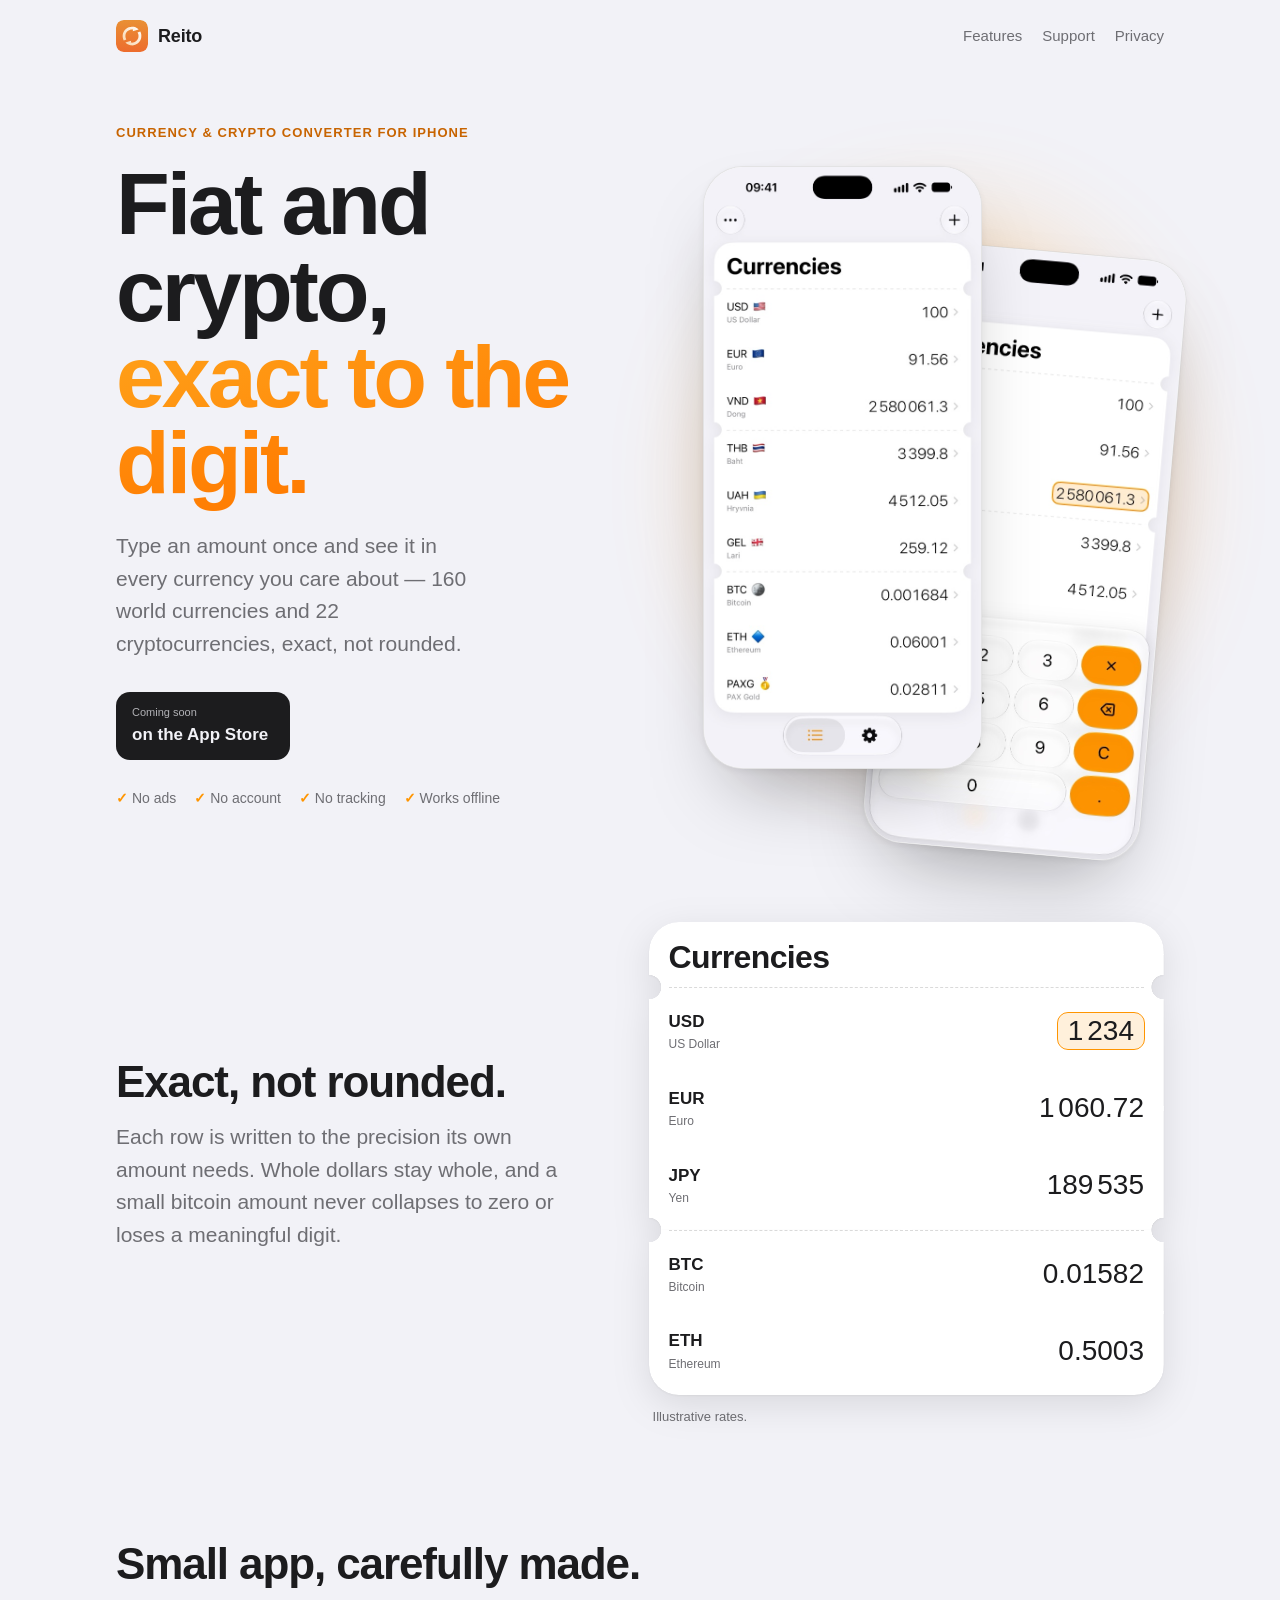
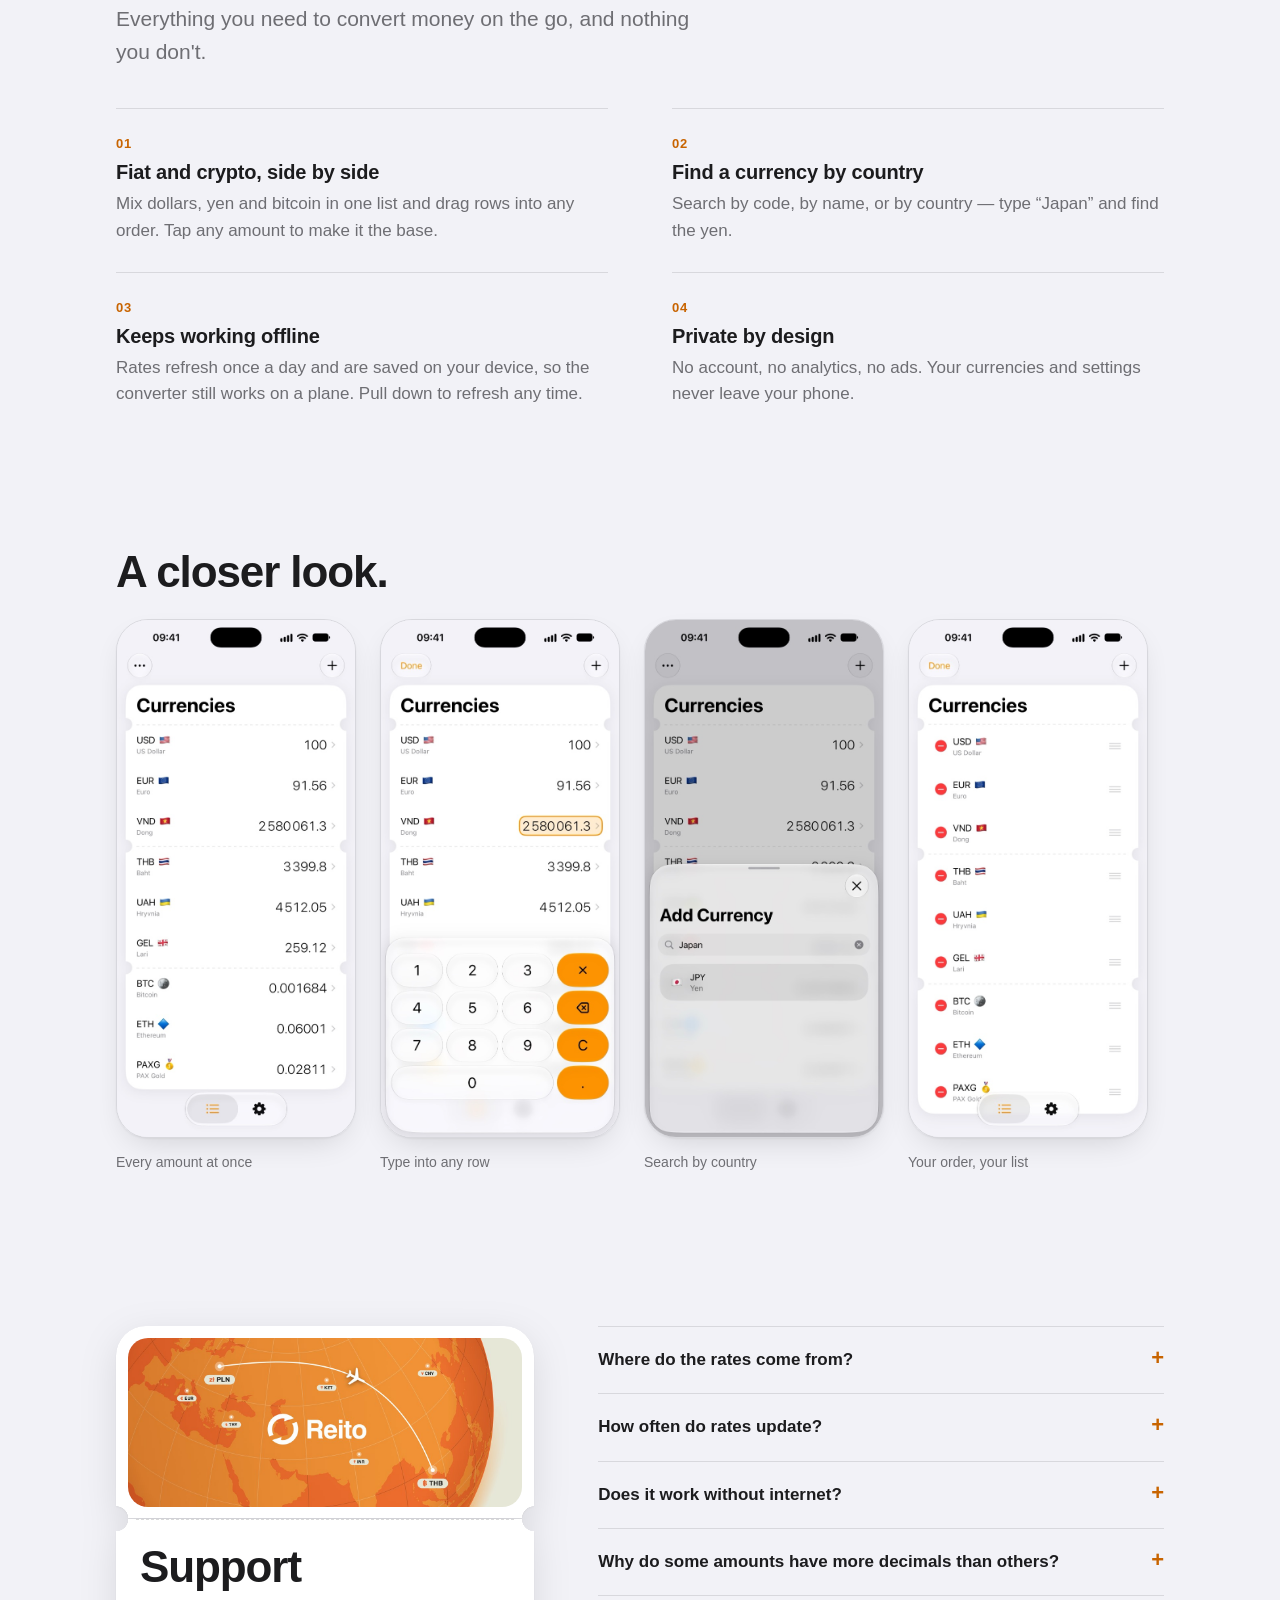
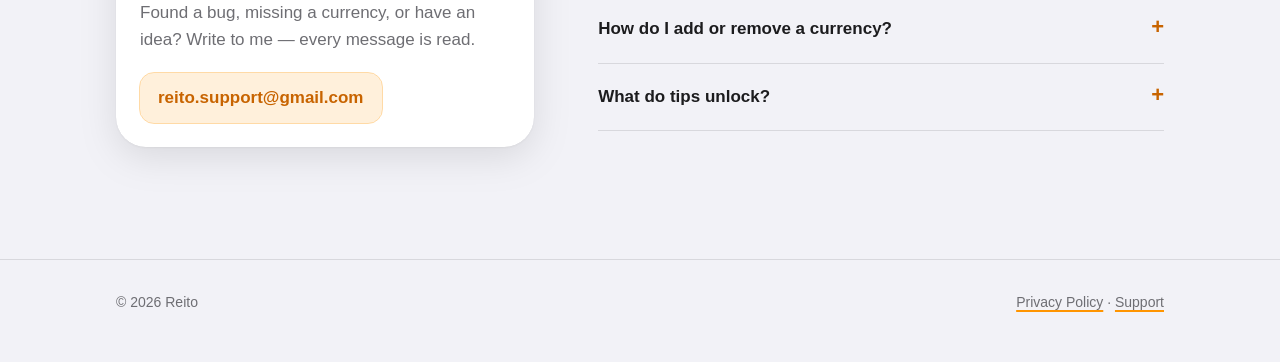
<file: index.html>
<!DOCTYPE html>
<html lang="en">
<head>
<meta charset="utf-8">
<meta name="viewport" content="width=device-width, initial-scale=1">
<meta http-equiv="Content-Security-Policy" content="default-src 'none'; img-src 'self'; style-src 'self'; base-uri 'none'; form-action 'none'">
<meta name="referrer" content="strict-origin-when-cross-origin">
<title>Reito — Currency Converter</title>
<meta name="description" content="Reito converts between 160 world currencies and 22 cryptocurrencies in one list, each amount exact to the digit it needs. Works offline, no ads, no tracking.">
<meta name="theme-color" content="#f2f2f7" media="(prefers-color-scheme: light)">
<meta name="theme-color" content="#000000" media="(prefers-color-scheme: dark)">
<link rel="icon" href="assets/icon.svg" type="image/svg+xml">
<link rel="apple-touch-icon" href="assets/icon.svg">
<link rel="stylesheet" href="assets/site.css">
</head>
<body>

<header class="site-header">
  <div class="wrap">
    <a class="brand" href="./" aria-label="Reito home">
      <img src="assets/icon.svg" alt="" width="32" height="32">
      Reito
    </a>
    <nav aria-label="Main navigation">
      <a href="#features">Features</a>
      <a href="#support">Support</a>
      <a href="privacy.html">Privacy</a>
    </nav>
  </div>
</header>

<main>
  <section class="wrap hero" aria-labelledby="hero-heading">
    <div>
      <p class="eyebrow">Currency &amp; crypto converter for iPhone</p>
      <h1 id="hero-heading">Fiat and crypto,<br><span>exact to the digit.</span></h1>
      <p class="lead">Type an amount once and see it in every currency you care about — 160 world currencies and 22 cryptocurrencies, exact, not rounded.</p>
      <span class="store-badge" role="note">
        <span>
          <small>Coming soon</small>
          on the App Store
        </span>
      </span>
      <ul class="trust" aria-label="Privacy at a glance">
        <li>No ads</li>
        <li>No account</li>
        <li>No tracking</li>
        <li>Works offline</li>
      </ul>
    </div>
    <div class="phones">
      <img class="phone phone--back" src="assets/02-keypad.jpg" width="589" height="1280" alt="Reito with the keypad open, editing the Vietnamese dong row" loading="eager">
      <img class="phone phone--front" src="assets/01-list.jpg" width="589" height="1280" alt="Reito's currency list: US dollar, euro, dong, baht, hryvnia, lari, bitcoin, ether and PAX gold, all converted from 100 dollars" loading="eager" fetchpriority="high">
    </div>
  </section>

  <section class="wrap section precision" aria-labelledby="precision-heading">
    <div>
      <h2 id="precision-heading">Exact, not rounded.</h2>
      <p class="intro">Each row is written to the precision its own amount needs. Whole dollars stay whole, and a small bitcoin amount never collapses to zero or loses a meaningful digit.</p>
    </div>
    <div>
      <div class="ticket ledger" role="group" aria-label="Example: 1234 US dollars converted">
        <p class="ticket-part ticket-title" aria-hidden="true">Currencies</p>
        <ul class="ticket-part">
          <li class="is-base"><span><span class="code">USD</span><span class="name">US Dollar</span></span><span class="amount">1&#8239;234</span></li>
          <li><span><span class="code">EUR</span><span class="name">Euro</span></span><span class="amount">1&#8239;060.72</span></li>
          <li><span><span class="code">JPY</span><span class="name">Yen</span></span><span class="amount">189&#8239;535</span></li>
        </ul>
        <ul class="ticket-part">
          <li><span><span class="code">BTC</span><span class="name">Bitcoin</span></span><span class="amount">0.01582</span></li>
          <li><span><span class="code">ETH</span><span class="name">Ethereum</span></span><span class="amount">0.5003</span></li>
        </ul>
      </div>
      <p class="ledger-note">Illustrative rates.</p>
    </div>
  </section>

  <section class="wrap section" id="features" aria-labelledby="features-heading">
    <h2 id="features-heading">Small app, carefully made.</h2>
    <p class="intro">Everything you need to convert money on the go, and nothing you don't.</p>
    <ul class="features">
      <li>
        <h3>Fiat and crypto, side by side</h3>
        <p>Mix dollars, yen and bitcoin in one list and drag rows into any order. Tap any amount to make it the base.</p>
      </li>
      <li>
        <h3>Find a currency by country</h3>
        <p>Search by code, by name, or by country — type “Japan” and find the yen.</p>
      </li>
      <li>
        <h3>Keeps working offline</h3>
        <p>Rates refresh once a day and are saved on your device, so the converter still works on a plane. Pull down to refresh any time.</p>
      </li>
      <li>
        <h3>Private by design</h3>
        <p>No account, no analytics, no ads. Your currencies and settings never leave your phone.</p>
      </li>
    </ul>
  </section>

  <section class="wrap section" aria-labelledby="gallery-heading">
    <h2 id="gallery-heading">A closer look.</h2>
    <div class="gallery" role="list">
      <figure role="listitem">
        <img src="assets/01-list.jpg" width="589" height="1280" alt="Currency list converted from 100 US dollars" loading="lazy">
        <figcaption>Every amount at once</figcaption>
      </figure>
      <figure role="listitem">
        <img src="assets/02-keypad.jpg" width="589" height="1280" alt="Keypad open over the list" loading="lazy">
        <figcaption>Type into any row</figcaption>
      </figure>
      <figure role="listitem">
        <img src="assets/03-search-country.jpg" width="589" height="1280" alt="Searching currencies by country name" loading="lazy">
        <figcaption>Search by country</figcaption>
      </figure>
      <figure role="listitem">
        <img src="assets/05-reorder.jpg" width="589" height="1280" alt="Reordering currencies by dragging" loading="lazy">
        <figcaption>Your order, your list</figcaption>
      </figure>
    </div>
  </section>

  <section class="wrap section support" id="support" aria-labelledby="support-heading">
    <aside class="ticket contact-ticket" aria-labelledby="support-heading">
      <div class="ticket-part ticket-banner">
        <img src="assets/banner.jpg" width="1200" height="514" alt="" loading="lazy">
      </div>
      <div class="ticket-part">
        <h2 id="support-heading">Support</h2>
        <p>Found a bug, missing a currency, or have an idea? Write to me — every message is read.</p>
        <a class="mail" href="mailto:reito.support@gmail.com">reito.support@gmail.com</a>
      </div>
    </aside>
    <div class="faq">
      <details>
        <summary>Where do the rates come from?</summary>
        <p>Fiat rates come from <a href="https://www.exchangerate-api.com">ExchangeRate-API</a>. Cryptocurrency rates are <a href="https://www.coingecko.com/en/api">Powered by CoinGecko</a>. Rates are for information only and shouldn’t be used for financial decisions.</p>
      </details>
      <details>
        <summary>How often do rates update?</summary>
        <p>Automatically once a day when you open the app. Pull down on the list, or tap “Rates Updated” in Settings, to refresh right away.</p>
      </details>
      <details>
        <summary>Does it work without internet?</summary>
        <p>Yes. The last downloaded rates are saved on your device and used until the next successful refresh.</p>
      </details>
      <details>
        <summary>Why do some amounts have more decimals than others?</summary>
        <p>Reito shows each amount with as many digits as it needs to stay accurate, so a tiny crypto amount isn’t rounded down to zero while dollars stay as dollars.</p>
      </details>
      <details>
        <summary>How do I add or remove a currency?</summary>
        <p>Tap + on the main screen and choose Currencies or Tokens. To reorder or remove, tap ··· and choose Reorder.</p>
      </details>
      <details>
        <summary>What do tips unlock?</summary>
        <p>Nothing — every feature is free. Tips in the About screen are an optional way to support development. They’re processed by Apple, and there’s nothing to restore.</p>
      </details>
    </div>
  </section>
</main>

<footer class="site-footer">
  <div class="wrap">
    <span>© 2026 Reito</span>
    <span><a href="privacy.html">Privacy Policy</a> · <a href="#support">Support</a></span>
  </div>
</footer>

</body>
</html>
</file>
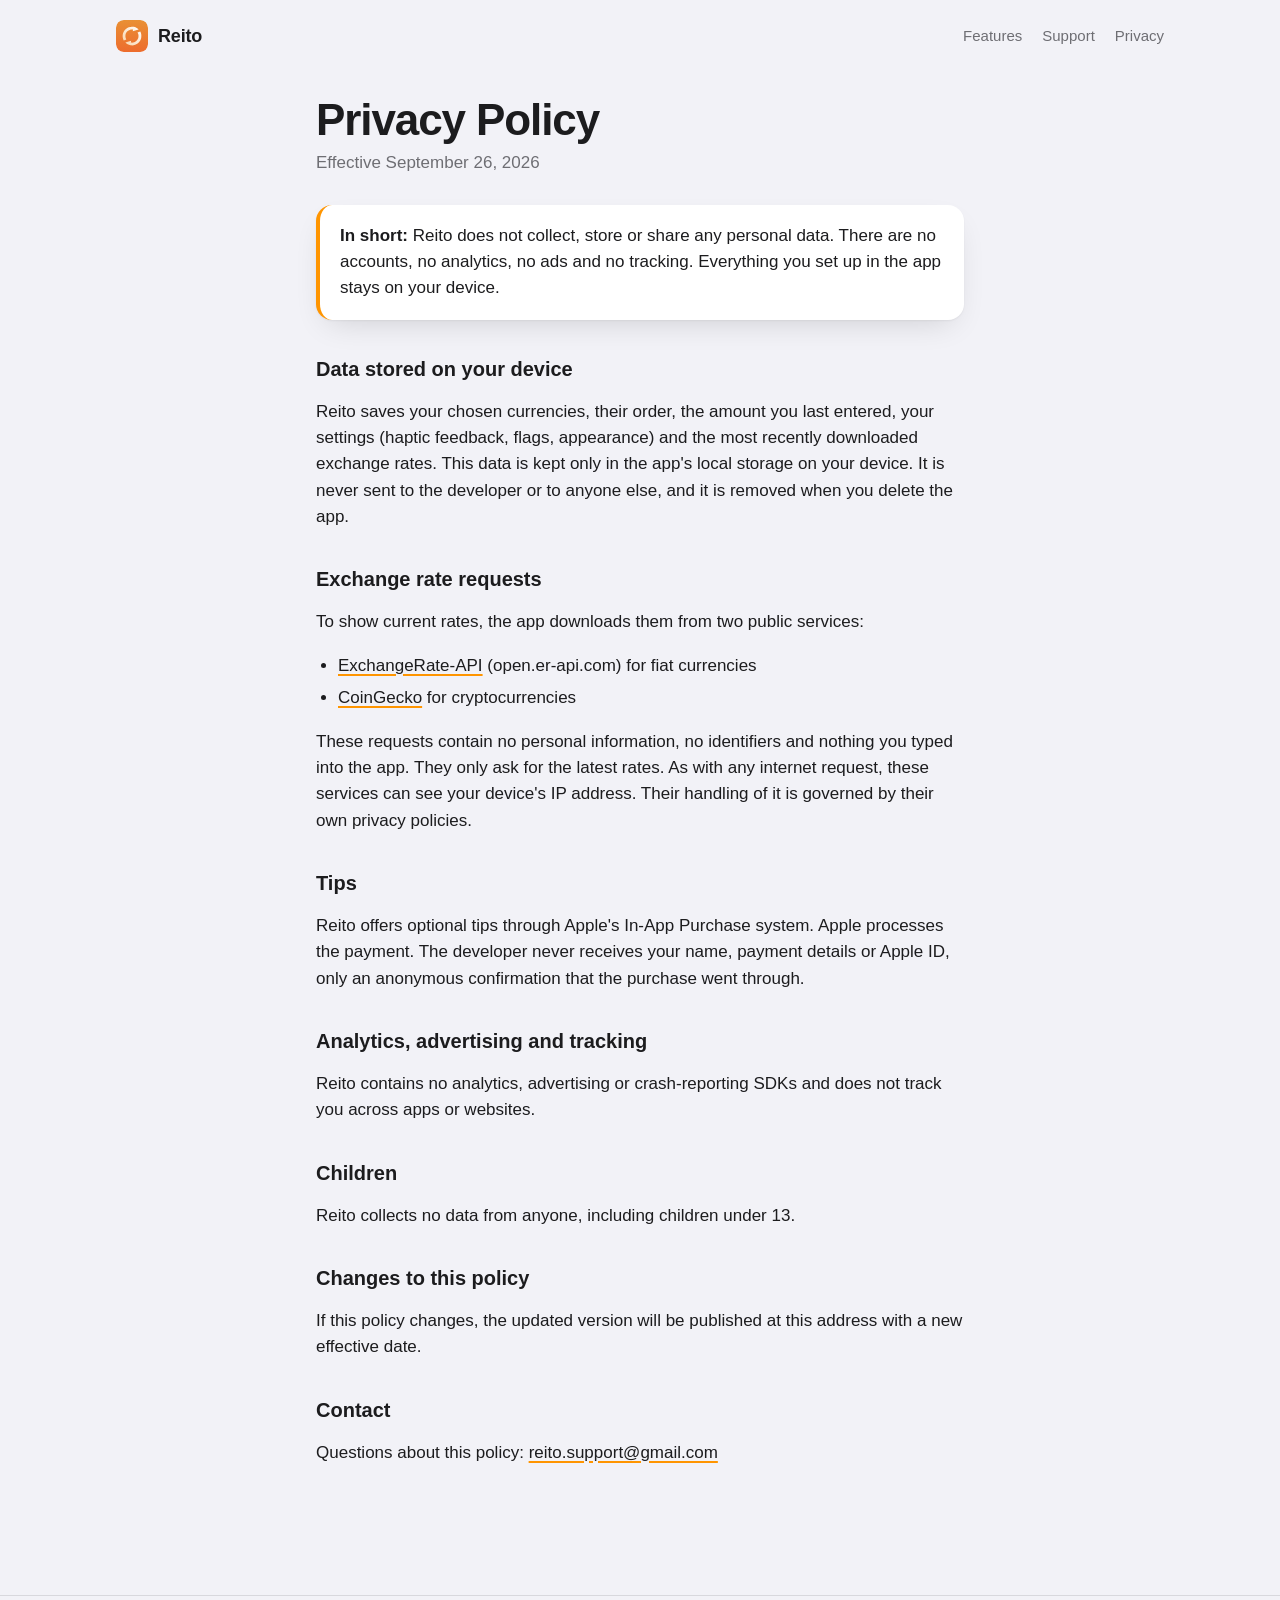
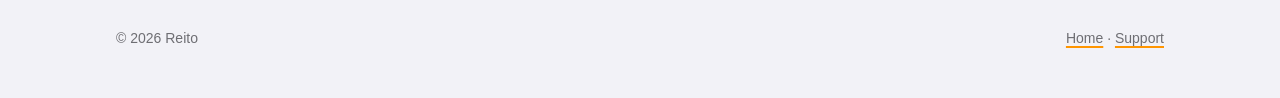
<file: privacy.html>
<!DOCTYPE html>
<html lang="en">
<head>
<meta charset="utf-8">
<meta name="viewport" content="width=device-width, initial-scale=1">
<meta http-equiv="Content-Security-Policy" content="default-src 'none'; img-src 'self'; style-src 'self'; base-uri 'none'; form-action 'none'">
<meta name="referrer" content="strict-origin-when-cross-origin">
<title>Reito Privacy Policy</title>
<meta name="description" content="Reito does not collect, store or share any personal data.">
<meta name="theme-color" content="#f2f2f7" media="(prefers-color-scheme: light)">
<meta name="theme-color" content="#000000" media="(prefers-color-scheme: dark)">
<link rel="icon" href="assets/icon.svg" type="image/svg+xml">
<link rel="stylesheet" href="assets/site.css">
</head>
<body>

<header class="site-header">
  <div class="wrap">
    <a class="brand" href="./" aria-label="Reito home">
      <img src="assets/icon.svg" alt="" width="32" height="32">
      Reito
    </a>
    <nav aria-label="Main navigation">
      <a href="./#features">Features</a>
      <a href="./#support">Support</a>
      <a href="privacy.html" aria-current="page">Privacy</a>
    </nav>
  </div>
</header>

<main class="wrap policy">
  <h1>Privacy Policy</h1>
  <p class="updated">Effective September 26, 2026</p>

  <p class="summary"><strong>In short:</strong> Reito does not collect, store or share any personal data. There are no accounts, no analytics, no ads and no tracking. Everything you set up in the app stays on your device.</p>

  <h2>Data stored on your device</h2>
  <p>Reito saves your chosen currencies, their order, the amount you last entered, your settings (haptic feedback, flags, appearance) and the most recently downloaded exchange rates. This data is kept only in the app's local storage on your device. It is never sent to the developer or to anyone else, and it is removed when you delete the app.</p>

  <h2>Exchange rate requests</h2>
  <p>To show current rates, the app downloads them from two public services:</p>
  <ul>
    <li><a href="https://www.exchangerate-api.com">ExchangeRate-API</a> (open.er-api.com) for fiat currencies</li>
    <li><a href="https://www.coingecko.com/en/api">CoinGecko</a> for cryptocurrencies</li>
  </ul>
  <p>These requests contain no personal information, no identifiers and nothing you typed into the app. They only ask for the latest rates. As with any internet request, these services can see your device's IP address. Their handling of it is governed by their own privacy policies.</p>

  <h2>Tips</h2>
  <p>Reito offers optional tips through Apple's In-App Purchase system. Apple processes the payment. The developer never receives your name, payment details or Apple ID, only an anonymous confirmation that the purchase went through.</p>

  <h2>Analytics, advertising and tracking</h2>
  <p>Reito contains no analytics, advertising or crash-reporting SDKs and does not track you across apps or websites.</p>

  <h2>Children</h2>
  <p>Reito collects no data from anyone, including children under 13.</p>

  <h2>Changes to this policy</h2>
  <p>If this policy changes, the updated version will be published at this address with a new effective date.</p>

  <h2>Contact</h2>
  <p>Questions about this policy: <a href="mailto:reito.support@gmail.com">reito.support@gmail.com</a></p>
</main>

<footer class="site-footer">
  <div class="wrap">
    <span>© 2026 Reito</span>
    <span><a href="./">Home</a> · <a href="./#support">Support</a></span>
  </div>
</footer>

</body>
</html>
</file>
<file: assets/site.css>
:root {
  /* The app's own palette: iOS grouped greys and its accent orange (#FF9500), no warm tint —
     the earlier cream page and brown-orange ink read as chocolate. */
  --color-bg: #f2f2f7;
  --color-surface: #ffffff;
  --color-surface-sunk: #e9e9ee;
  --color-text: #1c1c1e;
  --color-muted: #6e6e73;
  --color-line: rgba(60, 60, 67, 0.14);
  --color-accent: #ff9500;
  /* The accent darkened only as far as small text on white needs. */
  --color-accent-ink: #c86400;
  --color-accent-soft: rgba(255, 149, 0, 0.14);
  --color-ticket: #ffffff;
  --color-perforation: rgba(28, 28, 30, 0.16);
  --gradient-brand: linear-gradient(160deg, #ffa21a 0%, #ff7a00 100%);

  --font-sans: -apple-system, BlinkMacSystemFont, "SF Pro Text", "Helvetica Neue", Arial, sans-serif;
  --font-display: -apple-system, BlinkMacSystemFont, "SF Pro Display", "Helvetica Neue", Arial, sans-serif;

  --text-base: clamp(1rem, 0.96rem + 0.2vw, 1.0625rem);
  --text-lead: clamp(1.125rem, 1rem + 0.5vw, 1.3125rem);
  --text-h2: clamp(1.75rem, 1.3rem + 2vw, 2.75rem);
  --text-hero: clamp(2.75rem, 1.6rem + 5.2vw, 5.5rem);

  --space-gutter: 16px;
  --space-section: clamp(4rem, 3rem + 5vw, 8rem);
  --radius-card: 22px;
  --radius-ticket: 30px;
  --ticket-notch: 12px;
  --radius-phone: 40px;
  --shadow-card: 0 1px 2px rgba(0, 0, 0, 0.05), 0 12px 32px -12px rgba(0, 0, 0, 0.16);
  --shadow-phone: 0 2px 6px rgba(0, 0, 0, 0.06), 0 40px 80px -30px rgba(0, 0, 0, 0.35);

  --duration-fast: 150ms;
  --ease-out-expo: cubic-bezier(0.16, 1, 0.3, 1);
  color-scheme: light dark;
}

@media (prefers-color-scheme: dark) {
  :root {
    --color-bg: #000000;
    --color-surface: #1c1c1e;
    --color-surface-sunk: #2c2c2e;
    --color-text: #f5f5f7;
    --color-muted: #98989d;
    --color-line: rgba(84, 84, 88, 0.5);
    --color-accent: #ff9f0a;
    --color-accent-ink: #ffb340;
    --color-accent-soft: rgba(255, 159, 10, 0.16);
    /* A lifted grey, as in the app: a near-black ticket vanished against the dark page. */
    --color-ticket: #3d3d3d;
    --color-perforation: rgba(255, 255, 255, 0.18);
    --shadow-card: 0 1px 2px rgba(0, 0, 0, 0.4), 0 12px 32px -12px rgba(0, 0, 0, 0.6);
    --shadow-phone: 0 2px 6px rgba(0, 0, 0, 0.4), 0 40px 80px -30px rgba(0, 0, 0, 0.8);
  }
}

*, *::before, *::after { box-sizing: border-box; }

html { -webkit-text-size-adjust: 100%; }

body {
  margin: 0;
  background: var(--color-bg);
  color: var(--color-text);
  font: var(--text-base)/1.55 var(--font-sans);
  -webkit-font-smoothing: antialiased;
  overflow-x: hidden;
}

img { display: block; max-width: 100%; height: auto; }

/* Links keep the text colour, marked by an orange underline: an orange light enough not to
   look brown is too light for body-size text on white. */
a {
  color: inherit;
  text-decoration-color: var(--color-accent);
  text-decoration-thickness: 1.5px;
  text-underline-offset: 3px;
}
a:hover { text-decoration-thickness: 2.5px; }
a:focus-visible, summary:focus-visible {
  outline: 3px solid var(--color-accent);
  outline-offset: 3px;
  border-radius: 6px;
}

.wrap {
  max-width: 1080px;
  margin: 0 auto;
  padding: 0 var(--space-gutter);
}

/* Header */

.site-header .wrap {
  display: flex;
  align-items: center;
  justify-content: space-between;
  padding-top: 20px;
  padding-bottom: 20px;
}
.brand {
  display: inline-flex;
  align-items: center;
  gap: 10px;
  color: inherit;
  text-decoration: none;
  font: 600 1.125rem/1 var(--font-display);
  letter-spacing: -0.01em;
}
.brand img { width: 32px; height: 32px; border-radius: 8px; }
.site-header nav { display: flex; gap: 20px; font-size: 0.9375rem; }
.site-header nav a { color: var(--color-muted); text-decoration: none; }
.site-header nav a:hover { color: var(--color-text); }

/* Hero */

.hero {
  display: grid;
  grid-template-columns: minmax(0, 1.05fr) minmax(0, 1fr);
  gap: clamp(2rem, 5vw, 5rem);
  align-items: center;
  padding-top: clamp(2rem, 4vw, 4rem);
  padding-bottom: var(--space-section);
}
.eyebrow {
  margin: 0 0 18px;
  font-size: 0.8125rem;
  font-weight: 600;
  letter-spacing: 0.08em;
  text-transform: uppercase;
  color: var(--color-accent-ink);
}
.hero h1 {
  margin: 0;
  font: 700 var(--text-hero)/0.98 var(--font-display);
  letter-spacing: -0.035em;
}
.hero h1 span {
  background: var(--gradient-brand);
  -webkit-background-clip: text;
  background-clip: text;
  color: transparent;
}
.hero .lead {
  max-width: 30ch;
  margin: 24px 0 32px;
  font-size: var(--text-lead);
  color: var(--color-muted);
}
.store-badge {
  display: inline-flex;
  align-items: center;
  gap: 12px;
  padding: 12px 22px 12px 16px;
  border-radius: 14px;
  background: var(--color-text);
  color: var(--color-bg);
  text-decoration: none;
  font-weight: 600;
  transition: transform var(--duration-fast) var(--ease-out-expo);
}
a.store-badge:hover { transform: translateY(-2px); }
a.store-badge:active { transform: translateY(0) scale(0.98); }
.store-badge svg { width: 22px; height: 22px; flex: none; }
.store-badge small { display: block; font-size: 0.6875rem; font-weight: 500; opacity: 0.7; }
.trust {
  display: flex;
  flex-wrap: wrap;
  gap: 8px 18px;
  margin: 28px 0 0;
  padding: 0;
  list-style: none;
  font-size: 0.875rem;
  color: var(--color-muted);
}
.trust li::before { content: "✓ "; color: var(--color-accent); font-weight: 700; }

.phones {
  position: relative;
  aspect-ratio: 1 / 1.25;
  isolation: isolate;
}
.phones::before {
  content: "";
  position: absolute;
  inset: 12% 4% 6% 10%;
  z-index: -1;
  border-radius: 50%;
  background: var(--gradient-brand);
  filter: blur(60px);
  opacity: 0.35;
}
.phone {
  position: absolute;
  width: 58%;
  border-radius: var(--radius-phone);
  border: 1px solid var(--color-line);
  box-shadow: var(--shadow-phone);
  overflow: hidden;
  background: #fff;
}
.phone--front { left: 4%; top: 0; z-index: 2; }
.phone--back { right: 0; top: 14%; transform: rotate(5deg); }

/* Sections */

.section { padding-bottom: var(--space-section); }
.section h2 {
  margin: 0 0 16px;
  font: 700 var(--text-h2)/1.08 var(--font-display);
  letter-spacing: -0.025em;
}
.section .intro {
  max-width: 52ch;
  margin: 0 0 40px;
  font-size: var(--text-lead);
  color: var(--color-muted);
}

/* Ticket: sections joined by perforations, a notch cut out of both edges at each one — the
   same shape the app draws its currency list and About sheet with. The notches are real holes
   (a mask), so the page shows through; the shadow sits on the whole ticket so it follows them. */

.ticket {
  filter: drop-shadow(0 1px 1px rgba(0, 0, 0, 0.05)) drop-shadow(0 10px 18px rgba(0, 0, 0, 0.10));
}
@media (prefers-color-scheme: dark) {
  .ticket { filter: drop-shadow(0 10px 18px rgba(0, 0, 0, 0.5)); }
}
.ticket-part {
  --notch-top: 0px;
  --notch-bottom: 0px;
  position: relative;
  margin: 0;
  padding: 6px 0;
  list-style: none;
  background: var(--color-ticket);
  -webkit-mask:
    radial-gradient(circle at 0 0, #0000 var(--notch-top), #000 calc(var(--notch-top) + 0.5px)) 0 0 / 51% 51% no-repeat,
    radial-gradient(circle at 100% 0, #0000 var(--notch-top), #000 calc(var(--notch-top) + 0.5px)) 100% 0 / 51% 51% no-repeat,
    radial-gradient(circle at 0 100%, #0000 var(--notch-bottom), #000 calc(var(--notch-bottom) + 0.5px)) 0 100% / 51% 51% no-repeat,
    radial-gradient(circle at 100% 100%, #0000 var(--notch-bottom), #000 calc(var(--notch-bottom) + 0.5px)) 100% 100% / 51% 51% no-repeat;
  mask:
    radial-gradient(circle at 0 0, #0000 var(--notch-top), #000 calc(var(--notch-top) + 0.5px)) 0 0 / 51% 51% no-repeat,
    radial-gradient(circle at 100% 0, #0000 var(--notch-top), #000 calc(var(--notch-top) + 0.5px)) 100% 0 / 51% 51% no-repeat,
    radial-gradient(circle at 0 100%, #0000 var(--notch-bottom), #000 calc(var(--notch-bottom) + 0.5px)) 0 100% / 51% 51% no-repeat,
    radial-gradient(circle at 100% 100%, #0000 var(--notch-bottom), #000 calc(var(--notch-bottom) + 0.5px)) 100% 100% / 51% 51% no-repeat;
}
.ticket-part:first-child { border-top-left-radius: var(--radius-ticket); border-top-right-radius: var(--radius-ticket); }
.ticket-part:last-child { border-bottom-left-radius: var(--radius-ticket); border-bottom-right-radius: var(--radius-ticket); }
.ticket-part:not(:last-child) { --notch-bottom: var(--ticket-notch); }
.ticket-part + .ticket-part { --notch-top: var(--ticket-notch); }
.ticket-part + .ticket-part::before {
  content: "";
  position: absolute;
  top: 0;
  left: 20px;
  right: 20px;
  border-top: 1.5px dashed var(--color-perforation);
}
.ticket-title {
  padding: 18px 20px 12px;
  font: 700 clamp(1.625rem, 1.3rem + 1vw, 2rem)/1.1 var(--font-display);
  letter-spacing: -0.02em;
}

/* Precision ledger */

.precision {
  display: grid;
  grid-template-columns: minmax(0, 1fr) minmax(0, 1.1fr);
  gap: clamp(2rem, 5vw, 5rem);
  align-items: center;
}
.ledger li {
  display: flex;
  align-items: center;
  justify-content: space-between;
  gap: 16px;
  padding: 16px 20px;
}
.ledger .code { font-weight: 600; font-size: 1.0625rem; }
.ledger .name { display: block; font-size: 0.75rem; color: var(--color-muted); }
.ledger .amount {
  font: 300 clamp(1.375rem, 1.1rem + 1vw, 1.75rem)/1 var(--font-display);
  font-variant-numeric: tabular-nums;
  white-space: nowrap;
}
.ledger .is-base .amount {
  padding: 4px 10px;
  border-radius: 10px;
  background: var(--color-accent-soft);
  outline: 1.5px solid var(--color-accent);
}
.ledger-note { margin: 12px 4px 0; font-size: 0.8125rem; color: var(--color-muted); }

/* Feature list: editorial numbered rows rather than a card grid */

.features {
  display: grid;
  grid-template-columns: repeat(2, minmax(0, 1fr));
  gap: 0 clamp(2rem, 5vw, 4rem);
  margin: 0;
  padding: 0;
  list-style: none;
  counter-reset: feature;
}
.features li {
  counter-increment: feature;
  padding: 28px 0;
  border-top: 1px solid var(--color-line);
}
.features li::before {
  content: counter(feature, decimal-leading-zero);
  display: block;
  margin-bottom: 10px;
  font: 600 0.8125rem/1 var(--font-display);
  color: var(--color-accent-ink);
  letter-spacing: 0.06em;
}
.features h3 { margin: 0 0 6px; font: 600 1.25rem/1.25 var(--font-display); letter-spacing: -0.01em; }
.features p { margin: 0; color: var(--color-muted); }

/* Screenshot strip */

.gallery {
  display: flex;
  gap: 24px;
  margin: 0 calc(var(--space-gutter) * -1);
  padding: 8px var(--space-gutter) 40px;
  overflow-x: auto;
  scroll-snap-type: x mandatory;
  scroll-padding-inline: var(--space-gutter);
  scrollbar-width: none;
}
.gallery::-webkit-scrollbar { display: none; }
.gallery figure { flex: 0 0 auto; width: min(240px, 62vw); margin: 0; scroll-snap-align: start; }
.gallery img {
  border-radius: 32px;
  border: 1px solid var(--color-line);
  box-shadow: var(--shadow-card);
}
.gallery figcaption { margin-top: 14px; font-size: 0.875rem; color: var(--color-muted); }

/* Support */

.support {
  display: grid;
  grid-template-columns: minmax(0, 0.85fr) minmax(0, 1.15fr);
  gap: clamp(2rem, 5vw, 5rem);
  align-items: start;
}
.contact-ticket {
  position: sticky;
  top: 24px;
}
.contact-ticket .ticket-part { padding: 24px; }
.contact-ticket .ticket-banner { padding: 12px; }
.ticket-banner img { width: 100%; border-radius: 20px; }
.contact-ticket h2 { margin-bottom: 10px; }
.contact-ticket p { margin: 0 0 20px; color: var(--color-muted); }
.contact-ticket a.mail {
  display: inline-block;
  padding: 12px 18px;
  border-radius: 14px;
  background: var(--color-accent-soft);
  outline: 1px solid color-mix(in srgb, var(--color-accent) 35%, transparent);
  color: var(--color-accent-ink);
  font-weight: 600;
  text-decoration: none;
  word-break: break-all;
  transition: transform var(--duration-fast) var(--ease-out-expo);
}
.contact-ticket a.mail:hover { transform: translateY(-2px); }

.faq details {
  border-bottom: 1px solid var(--color-line);
}
.faq details:first-child { border-top: 1px solid var(--color-line); }
.faq summary {
  display: flex;
  justify-content: space-between;
  gap: 16px;
  padding: 20px 0;
  cursor: pointer;
  list-style: none;
  font-weight: 600;
  font-size: 1.0625rem;
}
.faq summary::-webkit-details-marker { display: none; }
.faq summary::after {
  content: "+";
  flex: none;
  color: var(--color-accent-ink);
  font-size: 1.375rem;
  line-height: 1;
  transition: transform var(--duration-fast) var(--ease-out-expo);
}
.faq details[open] summary::after { transform: rotate(45deg); }
.faq details p { margin: -6px 0 20px; color: var(--color-muted); }

/* Footer */

.site-footer {
  padding: 32px 0 48px;
  border-top: 1px solid var(--color-line);
  font-size: 0.875rem;
  color: var(--color-muted);
}
.site-footer .wrap { display: flex; flex-wrap: wrap; justify-content: space-between; gap: 12px 24px; }
.site-footer a { color: inherit; }

/* Policy page */

.policy { max-width: 680px; padding-top: 24px; padding-bottom: var(--space-section); }
.policy h1 { margin: 0 0 6px; font: 700 clamp(2rem, 1.5rem + 2vw, 2.75rem)/1.1 var(--font-display); letter-spacing: -0.025em; }
.policy h2 { margin: 36px 0 8px; font: 600 1.25rem/1.3 var(--font-display); }
.policy .updated { margin: 0 0 28px; color: var(--color-muted); }
.policy .summary {
  padding: 18px 20px;
  border-radius: 16px;
  border-left: 4px solid var(--color-accent);
  background: var(--color-surface);
  box-shadow: var(--shadow-card);
}
.policy ul { padding-left: 22px; }
.policy li + li { margin-top: 6px; }

/* Layout breakpoints */

@media (max-width: 820px) {
  .hero, .precision, .support { grid-template-columns: minmax(0, 1fr); }
  .phones { max-width: 420px; width: 100%; margin: 0 auto; }
  .contact-ticket { position: static; }
}
@media (max-width: 600px) {
  .features { grid-template-columns: minmax(0, 1fr); }
  .site-header nav { gap: 14px; }
}

@media (prefers-reduced-motion: reduce) {
  *, *::before, *::after { transition: none !important; }
}
</file>
